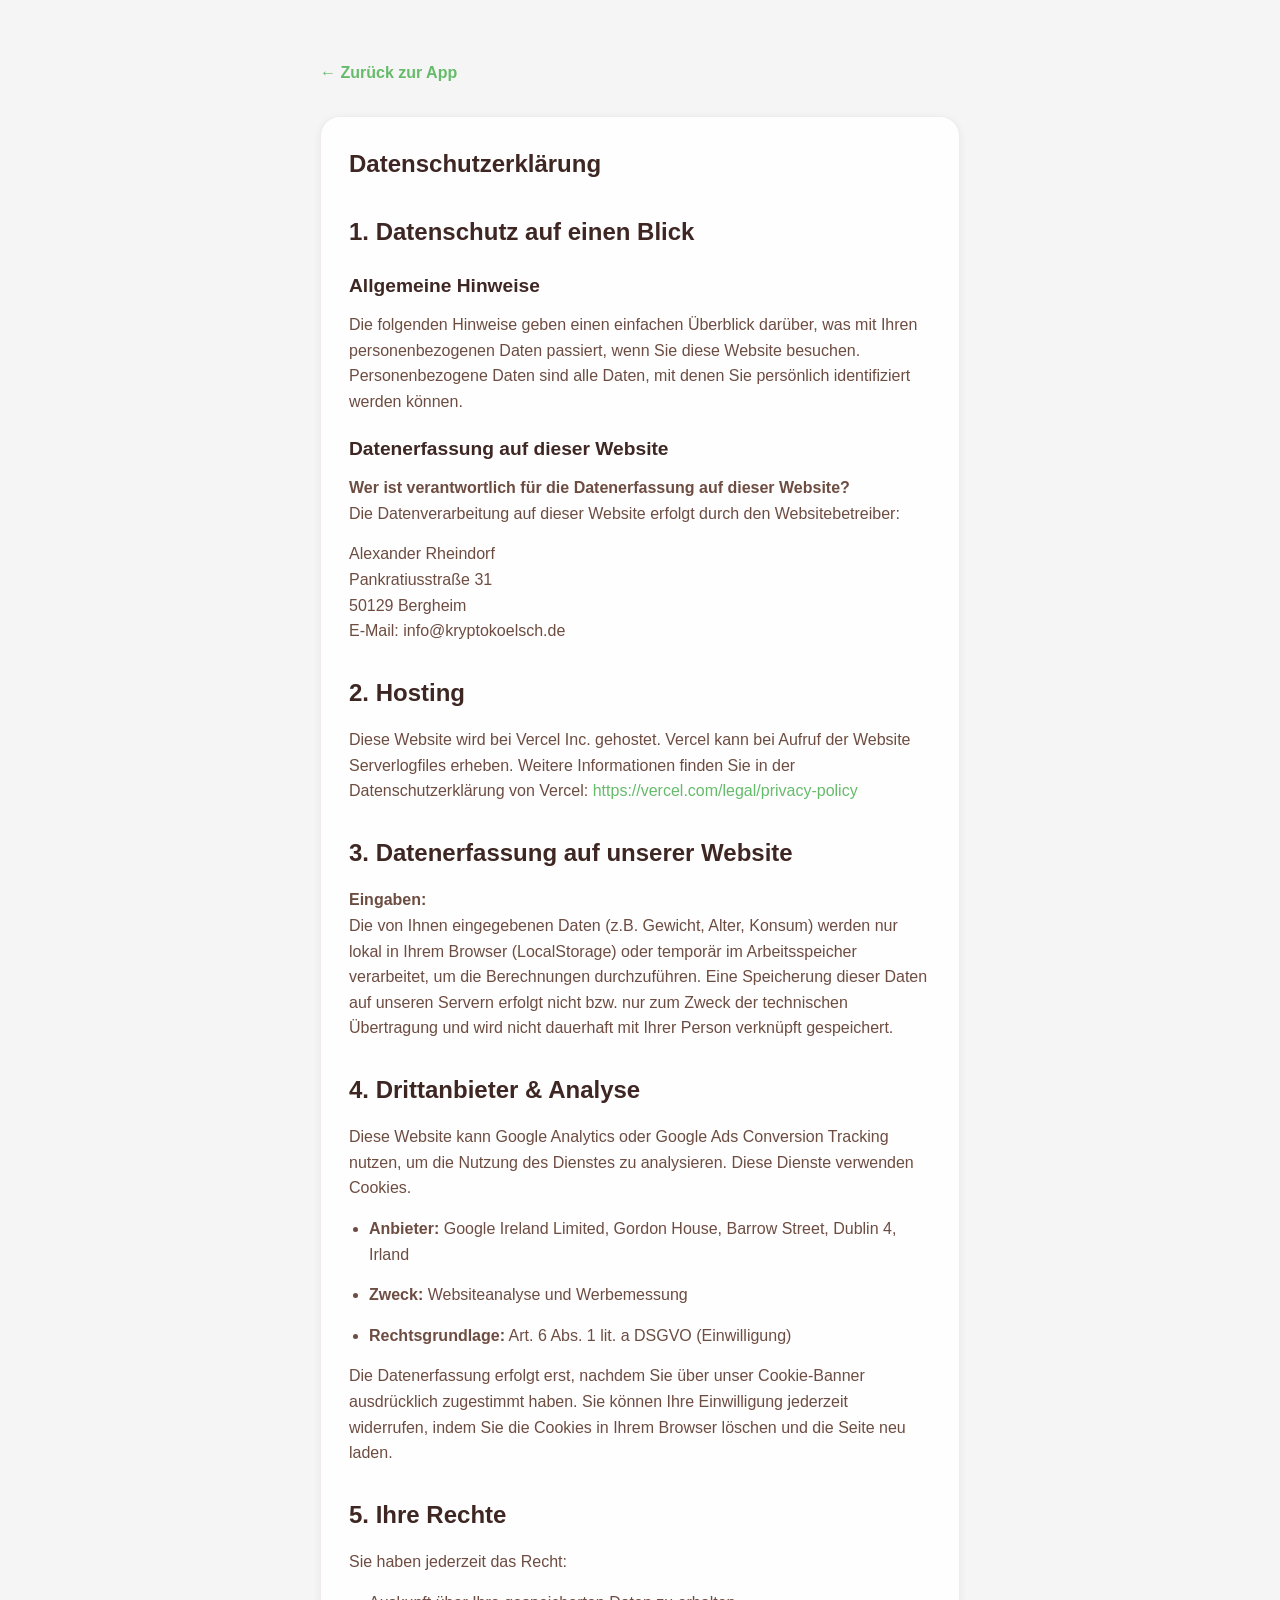
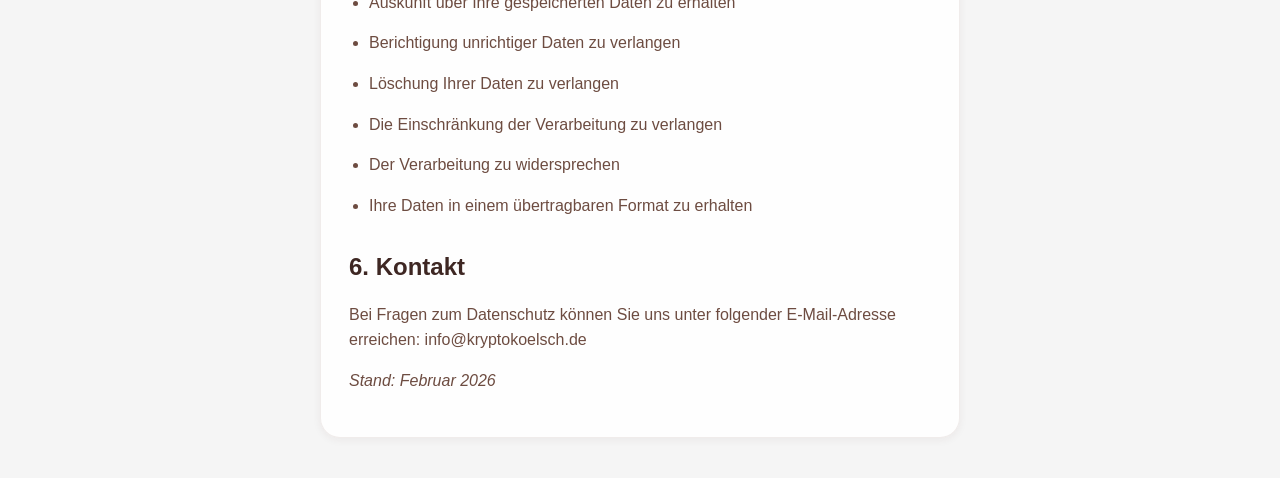
<file: datenschutz.html>
<!DOCTYPE html>
<html lang="de">

<head>
    <meta charset="UTF-8">
    <meta name="viewport" content="width=device-width, initial-scale=1.0">
    <meta http-equiv="Content-Security-Policy"
        content="default-src 'self' 'unsafe-inline' https://fonts.googleapis.com https://fonts.gstatic.com https://cdn.jsdelivr.net; img-src 'self' data:; object-src 'none';">
    <title>Datenschutzerklärung – CaffeineCrashout</title>
    <meta name="theme-color" content="#F5F5F5">
    <link rel="stylesheet" href="css/style.css">
    <link rel="preconnect" href="https://fonts.googleapis.com">
    <link rel="preconnect" href="https://fonts.gstatic.com" crossorigin>
    <link
        href="https://fonts.googleapis.com/css2?family=Inter:wght@300;400;500;600;700&family=Space+Grotesk:wght@400;500;600;700&display=swap"
        rel="stylesheet">
    <style>
        .legal-content h2 {
            margin-top: 30px;
            margin-bottom: 15px;
            font-size: 1.5rem;
            color: var(--text-primary);
        }

        .legal-content h3 {
            margin-top: 20px;
            margin-bottom: 10px;
            font-size: 1.2rem;
            color: var(--text-primary);
        }

        .legal-content p,
        .legal-content li {
            margin-bottom: 15px;
            color: var(--text-secondary);
            line-height: 1.6;
        }

        .legal-content a {
            color: var(--sage-dark);
            text-decoration: none;
        }

        .legal-content a:hover {
            text-decoration: underline;
        }

        .back-link {
            display: inline-block;
            margin-bottom: 30px;
            color: var(--sage-dark);
            text-decoration: none;
            font-weight: 600;
        }

        .back-link:hover {
            text-decoration: underline;
        }

        ul {
            padding-left: 20px;
            margin-bottom: 15px;
        }
    </style>
</head>

<body>
    <div class="container" style="padding-top: 60px;">
        <a href="index.html" class="back-link">← Zurück zur App</a>

        <div class="glass-card legal-content">
            <h1 class="section-title">Datenschutzerklärung</h1>

            <h2>1. Datenschutz auf einen Blick</h2>

            <h3>Allgemeine Hinweise</h3>
            <p>Die folgenden Hinweise geben einen einfachen Überblick darüber, was mit Ihren personenbezogenen Daten
                passiert, wenn Sie diese Website besuchen. Personenbezogene Daten sind alle Daten, mit denen Sie
                persönlich identifiziert werden können.</p>

            <h3>Datenerfassung auf dieser Website</h3>
            <p><strong>Wer ist verantwortlich für die Datenerfassung auf dieser Website?</strong><br>
                Die Datenverarbeitung auf dieser Website erfolgt durch den Websitebetreiber:</p>
            <p>Alexander Rheindorf<br>
                Pankratiusstraße 31<br>
                50129 Bergheim<br>
                E-Mail: info@kryptokoelsch.de</p>

            <h2>2. Hosting</h2>
            <p>Diese Website wird bei Vercel Inc. gehostet. Vercel kann bei Aufruf der Website Serverlogfiles erheben.
                Weitere Informationen finden Sie in der Datenschutzerklärung von Vercel: <a
                    href="https://vercel.com/legal/privacy-policy"
                    target="_blank">https://vercel.com/legal/privacy-policy</a></p>

            <h2>3. Datenerfassung auf unserer Website</h2>
            <p><strong>Eingaben:</strong><br>
                Die von Ihnen eingegebenen Daten (z.B. Gewicht, Alter, Konsum) werden nur lokal in Ihrem Browser
                (LocalStorage) oder temporär im Arbeitsspeicher verarbeitet, um die Berechnungen durchzuführen. Eine
                Speicherung dieser Daten auf unseren Servern erfolgt nicht bzw. nur zum Zweck der technischen
                Übertragung und wird nicht dauerhaft mit Ihrer Person verknüpft gespeichert.</p>

            <h2>4. Drittanbieter & Analyse</h2>
            <p>Diese Website kann Google Analytics oder Google Ads Conversion Tracking nutzen, um die Nutzung des
                Dienstes zu analysieren. Diese Dienste verwenden Cookies.</p>
            <ul>
                <li><strong>Anbieter:</strong> Google Ireland Limited, Gordon House, Barrow Street, Dublin 4, Irland
                </li>
                <li><strong>Zweck:</strong> Websiteanalyse und Werbemessung</li>
                <li><strong>Rechtsgrundlage:</strong> Art. 6 Abs. 1 lit. a DSGVO (Einwilligung)</li>
            </ul>
            <p>Die Datenerfassung erfolgt erst, nachdem Sie über unser Cookie-Banner ausdrücklich zugestimmt haben. Sie
                können Ihre Einwilligung jederzeit widerrufen, indem Sie die Cookies in Ihrem Browser löschen und die
                Seite neu laden.</p>

            <h2>5. Ihre Rechte</h2>
            <p>Sie haben jederzeit das Recht:</p>
            <ul>
                <li>Auskunft über Ihre gespeicherten Daten zu erhalten</li>
                <li>Berichtigung unrichtiger Daten zu verlangen</li>
                <li>Löschung Ihrer Daten zu verlangen</li>
                <li>Die Einschränkung der Verarbeitung zu verlangen</li>
                <li>Der Verarbeitung zu widersprechen</li>
                <li>Ihre Daten in einem übertragbaren Format zu erhalten</li>
            </ul>

            <h2>6. Kontakt</h2>
            <p>Bei Fragen zum Datenschutz können Sie uns unter folgender E-Mail-Adresse erreichen: info@kryptokoelsch.de
            </p>

            <p><em>Stand: Februar 2026</em></p>
        </div>
    </div>
</body>

</html>
</file>
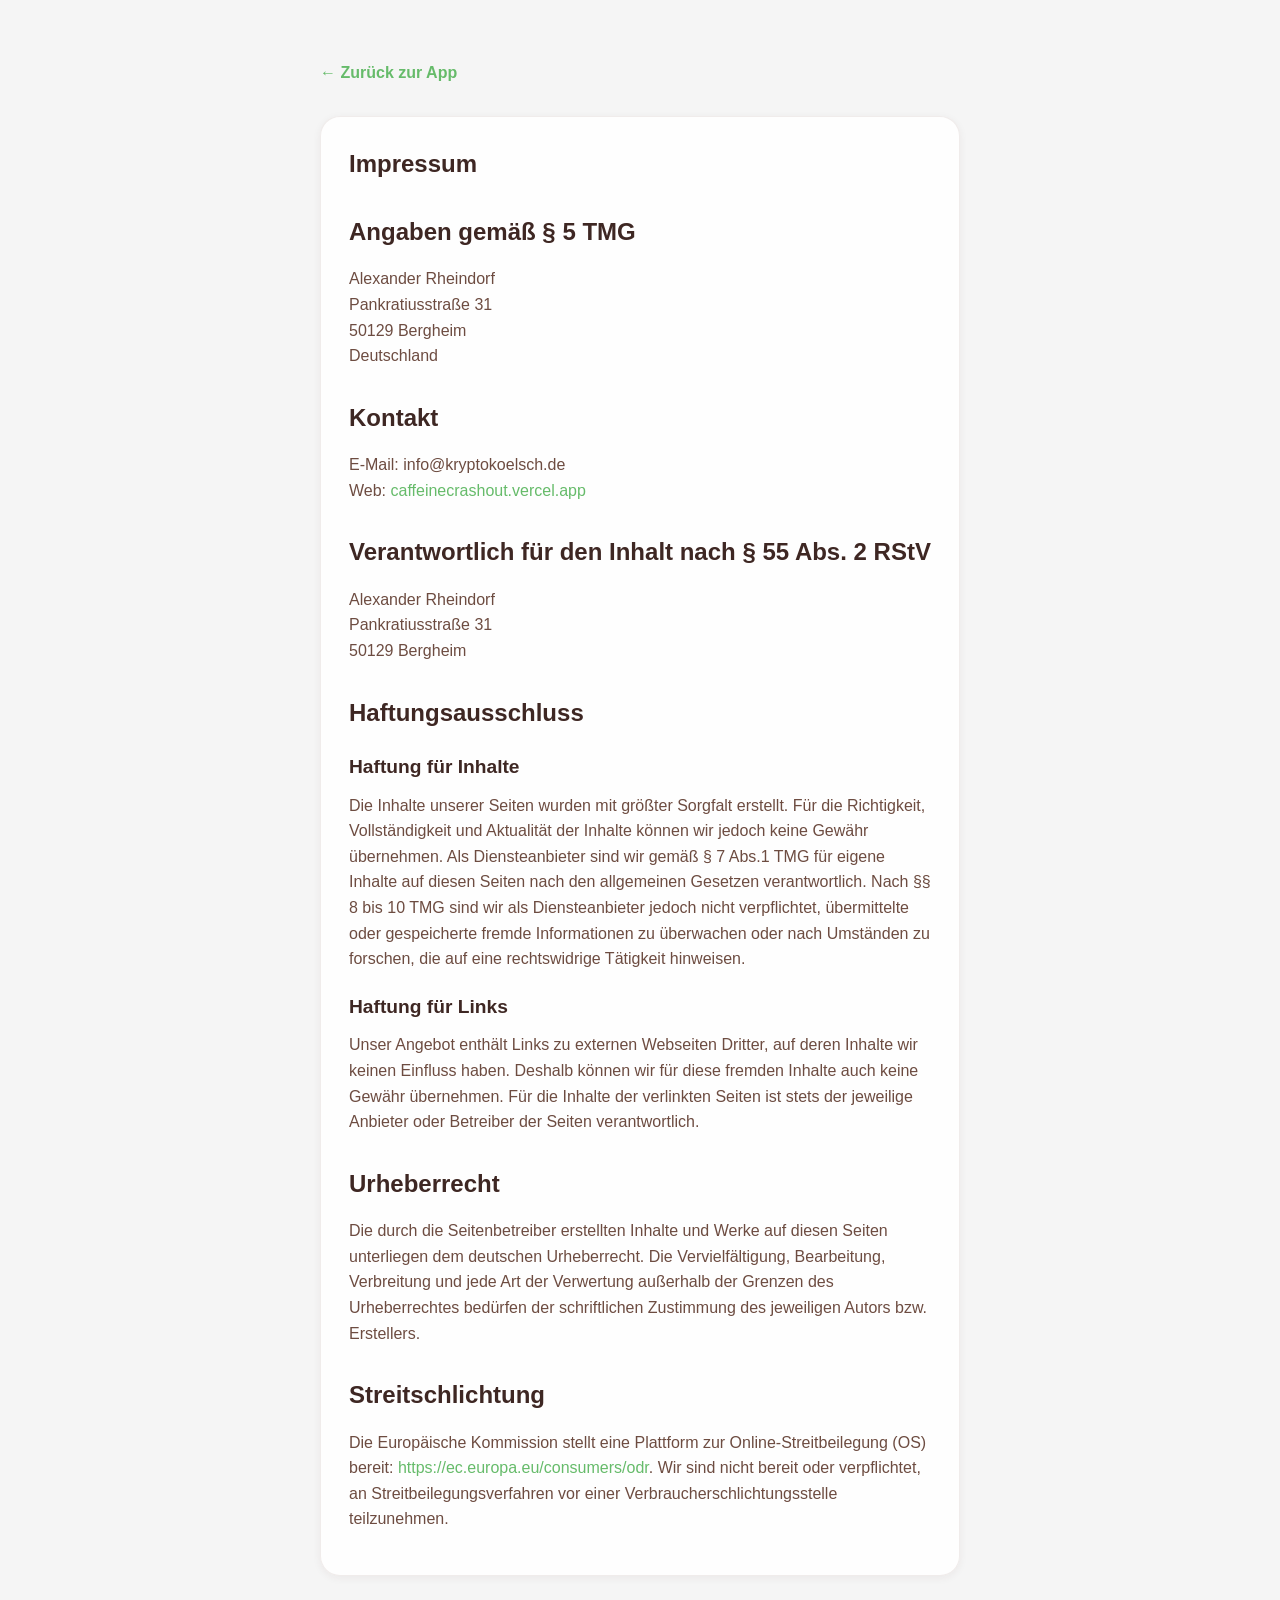
<file: impressum.html>
<!DOCTYPE html>
<html lang="de">

<head>
    <meta charset="UTF-8">
    <meta name="viewport" content="width=device-width, initial-scale=1.0">
    <meta http-equiv="Content-Security-Policy"
        content="default-src 'self' 'unsafe-inline' https://fonts.googleapis.com https://fonts.gstatic.com https://cdn.jsdelivr.net; img-src 'self' data:; object-src 'none';">
    <title>Impressum – CaffeineCrashout</title>
    <meta name="theme-color" content="#F5F5F5">
    <link rel="stylesheet" href="css/style.css">
    <link rel="preconnect" href="https://fonts.googleapis.com">
    <link rel="preconnect" href="https://fonts.gstatic.com" crossorigin>
    <link
        href="https://fonts.googleapis.com/css2?family=Inter:wght@300;400;500;600;700&family=Space+Grotesk:wght@400;500;600;700&display=swap"
        rel="stylesheet">
    <style>
        .legal-content h2 {
            margin-top: 30px;
            margin-bottom: 15px;
            font-size: 1.5rem;
            color: var(--text-primary);
        }

        .legal-content h3 {
            margin-top: 20px;
            margin-bottom: 10px;
            font-size: 1.2rem;
            color: var(--text-primary);
        }

        .legal-content p,
        .legal-content li {
            margin-bottom: 15px;
            color: var(--text-secondary);
            line-height: 1.6;
        }

        .legal-content a {
            color: var(--sage-dark);
            text-decoration: none;
        }

        .legal-content a:hover {
            text-decoration: underline;
        }

        .back-link {
            display: inline-block;
            margin-bottom: 30px;
            color: var(--sage-dark);
            text-decoration: none;
            font-weight: 600;
        }

        .back-link:hover {
            text-decoration: underline;
        }

        ul {
            padding-left: 20px;
            margin-bottom: 15px;
        }
    </style>
</head>

<body>
    <div class="container" style="padding-top: 60px;">
        <a href="index.html" class="back-link">← Zurück zur App</a>

        <div class="glass-card legal-content">
            <h1 class="section-title">Impressum</h1>

            <h2>Angaben gemäß § 5 TMG</h2>
            <p>Alexander Rheindorf<br>
                Pankratiusstraße 31<br>
                50129 Bergheim<br>
                Deutschland</p>

            <h2>Kontakt</h2>
            <p>E-Mail: info@kryptokoelsch.de<br>
                Web: <a href="https://caffeinecrashout.vercel.app">caffeinecrashout.vercel.app</a></p>

            <h2>Verantwortlich für den Inhalt nach § 55 Abs. 2 RStV</h2>
            <p>Alexander Rheindorf<br>
                Pankratiusstraße 31<br>
                50129 Bergheim</p>

            <h2>Haftungsausschluss</h2>

            <h3>Haftung für Inhalte</h3>
            <p>Die Inhalte unserer Seiten wurden mit größter Sorgfalt erstellt. Für die Richtigkeit, Vollständigkeit und
                Aktualität der Inhalte können wir jedoch keine Gewähr übernehmen. Als Diensteanbieter sind wir gemäß § 7
                Abs.1 TMG für eigene Inhalte auf diesen Seiten nach den allgemeinen Gesetzen verantwortlich. Nach §§ 8
                bis 10 TMG sind wir als Diensteanbieter jedoch nicht verpflichtet, übermittelte oder gespeicherte fremde
                Informationen zu überwachen oder nach Umständen zu forschen, die auf eine rechtswidrige Tätigkeit
                hinweisen.</p>

            <h3>Haftung für Links</h3>
            <p>Unser Angebot enthält Links zu externen Webseiten Dritter, auf deren Inhalte wir keinen Einfluss haben.
                Deshalb können wir für diese fremden Inhalte auch keine Gewähr übernehmen. Für die Inhalte der
                verlinkten Seiten ist stets der jeweilige Anbieter oder Betreiber der Seiten verantwortlich.</p>

            <h2>Urheberrecht</h2>
            <p>Die durch die Seitenbetreiber erstellten Inhalte und Werke auf diesen Seiten unterliegen dem deutschen
                Urheberrecht. Die Vervielfältigung, Bearbeitung, Verbreitung und jede Art der Verwertung außerhalb der
                Grenzen des Urheberrechtes bedürfen der schriftlichen Zustimmung des jeweiligen Autors bzw. Erstellers.
            </p>

            <h2>Streitschlichtung</h2>
            <p>Die Europäische Kommission stellt eine Plattform zur Online-Streitbeilegung (OS) bereit: <a
                    href="https://ec.europa.eu/consumers/odr" target="_blank">https://ec.europa.eu/consumers/odr</a>.
                Wir sind nicht bereit oder verpflichtet, an Streitbeilegungsverfahren vor einer
                Verbraucherschlichtungsstelle teilzunehmen.</p>
        </div>
    </div>
</body>

</html>
</file>
<file: css/style.css>
/* ===========================
   CaffeineCrashout – Styles
   Natural • Earthy • Light Theme
   =========================== */

@import url('https://fonts.googleapis.com/css2?family=Inter:wght@300;400;500;600;700;800;900&family=Space+Grotesk:wght@400;500;600;700&display=swap');

:root {
    /* ── Brand Colors ── */
    --sage: #81C784;
    --sage-dark: #66BB6A;
    --sage-light: #C8E6C9;
    --terracotta: #A1887F;
    --terracotta-light: #D7CCC8;
    --terracotta-dark: #8D6E63;
    --gold: #FFD54F;
    --gold-dark: #FFC107;
    --gold-light: #FFF8E1;

    /* ── Semantic Colors ── */
    --bg-primary: #F5F5F5;
    --bg-secondary: #FFFFFF;
    --bg-card: rgba(255, 255, 255, 0.85);
    --bg-card-hover: rgba(255, 255, 255, 0.95);
    --glass-border: rgba(161, 136, 127, 0.15);
    --text-primary: #3E2723;
    --text-secondary: #6D4C41;
    --text-muted: #A1887F;

    /* ── Risk Colors ── */
    --green: #66BB6A;
    --yellow: #FFC107;
    --orange: #FF8A65;
    --red: #E53935;

    /* ── Accent ── */
    --accent: #81C784;
    --accent-glow: rgba(129, 199, 132, 0.3);

    /* ── Layout ── */
    --radius-sm: 8px;
    --radius-md: 12px;
    --radius-lg: 20px;
    --radius-xl: 28px;
    --transition: all 0.3s cubic-bezier(0.16, 1, 0.3, 1);

    /* ── Shadows ── */
    --shadow-sm: 0 2px 8px rgba(62, 39, 35, 0.06);
    --shadow-md: 0 4px 20px rgba(62, 39, 35, 0.08);
    --shadow-lg: 0 8px 40px rgba(62, 39, 35, 0.1);
}

* {
    margin: 0;
    padding: 0;
    box-sizing: border-box;
}

html {
    scroll-behavior: smooth;
}

body {
    font-family: 'Inter', -apple-system, BlinkMacSystemFont, sans-serif;
    background: var(--bg-primary);
    color: var(--text-primary);
    min-height: 100vh;
    overflow-x: hidden;
    line-height: 1.6;
}

/* ===========================
   Particle Canvas
   =========================== */
#particleCanvas {
    position: fixed;
    top: 0;
    left: 0;
    width: 100%;
    height: 100%;
    z-index: 0;
    pointer-events: none;
}

/* ===========================
   Container
   =========================== */
.container {
    max-width: 680px;
    margin: 0 auto;
    padding: 20px;
    position: relative;
    z-index: 1;
}

/* ===========================
   Utility
   =========================== */
.hidden {
    display: none !important;
}

.fade-in {
    animation: fadeIn 0.6s cubic-bezier(0.16, 1, 0.3, 1) forwards;
}

@keyframes fadeIn {
    from {
        opacity: 0;
        transform: translateY(20px);
    }

    to {
        opacity: 1;
        transform: translateY(0);
    }
}

.shake {
    animation: shake 0.5s cubic-bezier(.36, .07, .19, .97) both;
    border-color: var(--red) !important;
}

@keyframes shake {

    10%,
    90% {
        transform: translate3d(-1px, 0, 0);
    }

    20%,
    80% {
        transform: translate3d(2px, 0, 0);
    }

    30%,
    50%,
    70% {
        transform: translate3d(-4px, 0, 0);
    }

    40%,
    60% {
        transform: translate3d(4px, 0, 0);
    }
}

/* ===========================
   Landing Section
   =========================== */
.landing {
    display: flex;
    flex-direction: column;
    align-items: center;
    justify-content: center;
    min-height: 100vh;
    text-align: center;
    padding: 40px 20px;
}

.landing-logo {
    font-size: 4.5rem;
    margin-bottom: 20px;
    animation: float 3s ease-in-out infinite;
    filter: drop-shadow(0 4px 12px rgba(129, 199, 132, 0.3));
}

@keyframes float {

    0%,
    100% {
        transform: translateY(0);
    }

    50% {
        transform: translateY(-10px);
    }
}

.landing h1 {
    font-family: 'Space Grotesk', sans-serif;
    font-size: clamp(2.2rem, 6vw, 3.5rem);
    font-weight: 800;
    line-height: 1.1;
    margin-bottom: 16px;
    background: linear-gradient(135deg, var(--terracotta-dark) 0%, var(--sage-dark) 50%, var(--gold-dark) 100%);
    -webkit-background-clip: text;
    -webkit-text-fill-color: transparent;
    background-clip: text;
}

.landing .subtitle {
    font-size: clamp(1rem, 3vw, 1.3rem);
    color: var(--text-secondary);
    margin-bottom: 40px;
    max-width: 480px;
}

.btn-cta {
    display: inline-flex;
    align-items: center;
    gap: 8px;
    padding: 16px 40px;
    font-size: 1.15rem;
    font-weight: 700;
    font-family: inherit;
    color: #FFFFFF;
    background: linear-gradient(135deg, var(--sage), var(--sage-dark));
    border: none;
    border-radius: 60px;
    cursor: pointer;
    transition: var(--transition);
    box-shadow: 0 4px 20px rgba(129, 199, 132, 0.35);
}

.btn-cta:hover {
    transform: translateY(-3px) scale(1.02);
    box-shadow: 0 8px 35px rgba(129, 199, 132, 0.5);
}

/* ===========================
   Glass Card
   =========================== */
.glass-card {
    background: var(--bg-card);
    backdrop-filter: blur(20px);
    -webkit-backdrop-filter: blur(20px);
    border: 1px solid var(--glass-border);
    border-radius: var(--radius-lg);
    padding: 28px;
    margin-bottom: 20px;
    box-shadow: var(--shadow-sm);
}

/* ===========================
   Section Headers
   =========================== */
.section-title {
    font-family: 'Space Grotesk', sans-serif;
    font-size: 1.5rem;
    font-weight: 700;
    margin-bottom: 24px;
    display: flex;
    align-items: center;
    gap: 10px;
    color: var(--text-primary);
}

/* ===========================
   Form Controls
   =========================== */
.form-group {
    margin-bottom: 20px;
}

.form-label {
    display: block;
    font-size: 0.85rem;
    font-weight: 600;
    color: var(--text-secondary);
    margin-bottom: 8px;
    text-transform: uppercase;
    letter-spacing: 0.5px;
}

.form-input {
    width: 100%;
    padding: 14px 18px;
    background: var(--bg-primary);
    border: 1.5px solid var(--terracotta-light);
    border-radius: var(--radius-md);
    color: var(--text-primary);
    font-family: inherit;
    font-size: 1rem;
    transition: var(--transition);
    outline: none;
}

.form-input:focus {
    border-color: var(--sage);
    box-shadow: 0 0 0 3px var(--accent-glow);
    background: #FFFFFF;
}

.form-input::placeholder {
    color: var(--text-muted);
}

/* Gender Radio Buttons */
.gender-group {
    display: flex;
    gap: 8px;
}

.gender-option {
    flex: 1;
}

.gender-option input[type="radio"] {
    display: none;
}

.gender-option label {
    display: block;
    text-align: center;
    padding: 12px 8px;
    background: var(--bg-primary);
    border: 1.5px solid var(--terracotta-light);
    border-radius: var(--radius-md);
    cursor: pointer;
    font-size: 0.9rem;
    font-weight: 500;
    color: var(--text-secondary);
    transition: var(--transition);
}

.gender-option input:checked+label {
    background: var(--sage-light);
    border-color: var(--sage);
    color: var(--text-primary);
    box-shadow: 0 2px 12px rgba(129, 199, 132, 0.2);
}

.gender-option label:hover {
    background: var(--terracotta-light);
}

/* ===========================
   Drink Selector
   =========================== */
.drink-divider {
    display: flex;
    align-items: center;
    gap: 12px;
    margin: 24px 0;
    color: var(--text-muted);
    font-size: 0.85rem;
}

.drink-divider::before,
.drink-divider::after {
    content: '';
    flex: 1;
    height: 1px;
    background: var(--terracotta-light);
}

.drink-grid {
    display: grid;
    grid-template-columns: repeat(3, 1fr);
    gap: 10px;
}

.drink-card {
    background: var(--bg-primary);
    border: 1.5px solid var(--terracotta-light);
    border-radius: var(--radius-md);
    padding: 12px 8px;
    text-align: center;
    transition: var(--transition);
    cursor: default;
}

.drink-card.active {
    border-color: var(--sage);
    background: var(--sage-light);
    box-shadow: 0 2px 12px rgba(129, 199, 132, 0.15);
}

.drink-emoji {
    font-size: 1.8rem;
    margin-bottom: 4px;
}

.drink-name {
    font-size: 0.7rem;
    font-weight: 500;
    color: var(--text-secondary);
    margin-bottom: 2px;
    white-space: nowrap;
    overflow: hidden;
    text-overflow: ellipsis;
}

.drink-mg {
    font-size: 0.65rem;
    color: var(--text-muted);
    margin-bottom: 8px;
}

.drink-counter {
    display: flex;
    align-items: center;
    justify-content: center;
    gap: 8px;
}

.drink-btn {
    width: 28px;
    height: 28px;
    border-radius: 50%;
    border: 1.5px solid var(--terracotta-light);
    background: #FFFFFF;
    color: var(--text-primary);
    font-size: 1rem;
    cursor: pointer;
    transition: var(--transition);
    display: flex;
    align-items: center;
    justify-content: center;
    line-height: 1;
    padding: 0;
    font-family: inherit;
}

.drink-btn:hover {
    background: var(--terracotta-light);
    transform: scale(1.1);
}

.drink-btn.plus:hover {
    border-color: var(--sage);
    color: var(--sage-dark);
    background: var(--sage-light);
}

.drink-btn.minus:hover {
    border-color: var(--red);
    color: var(--red);
}

.drink-count {
    font-size: 1rem;
    font-weight: 700;
    min-width: 20px;
    text-align: center;
    color: var(--text-primary);
}

/* ===========================
   Calculate Button
   =========================== */
.btn-calculate {
    width: 100%;
    padding: 16px;
    margin-top: 12px;
    font-size: 1.1rem;
    font-weight: 700;
    font-family: inherit;
    color: #FFFFFF;
    background: linear-gradient(135deg, var(--sage), var(--sage-dark));
    border: none;
    border-radius: var(--radius-lg);
    cursor: pointer;
    transition: var(--transition);
    box-shadow: 0 4px 20px rgba(129, 199, 132, 0.3);
}

.btn-calculate:hover {
    transform: translateY(-2px);
    box-shadow: 0 8px 30px rgba(129, 199, 132, 0.45);
}

.btn-calculate:active {
    transform: translateY(0);
}

/* ===========================
   Result Section
   =========================== */
.result-section {
    padding-top: 40px;
    padding-bottom: 60px;
}

.result-header {
    text-align: center;
    margin-bottom: 32px;
}

.result-header h2 {
    font-family: 'Space Grotesk', sans-serif;
    font-size: clamp(1.8rem, 5vw, 2.4rem);
    font-weight: 800;
    margin-bottom: 8px;
    color: var(--text-primary);
}

/* Badge */
.badge {
    display: inline-block;
    padding: 8px 20px;
    border-radius: 60px;
    font-size: 1.1rem;
    font-weight: 700;
    margin-bottom: 20px;
    animation: badgePop 0.5s cubic-bezier(0.16, 1, 0.3, 1) 0.3s both;
}

@keyframes badgePop {
    from {
        transform: scale(0);
        opacity: 0;
    }

    to {
        transform: scale(1);
        opacity: 1;
    }
}

.badge-low {
    background: var(--sage-light);
    color: #2E7D32;
    border: 1px solid var(--sage);
}

.badge-moderate {
    background: var(--gold-light);
    color: #F57F17;
    border: 1px solid var(--gold);
}

.badge-high {
    background: #FFF3E0;
    color: #E64A19;
    border: 1px solid var(--orange);
}

.badge-extreme {
    background: #FFEBEE;
    color: var(--red);
    border: 1px solid var(--red);
    animation: badgePop 0.5s cubic-bezier(0.16, 1, 0.3, 1) 0.3s both,
        dangerPulse 1.5s ease-in-out infinite 0.8s;
}

@keyframes dangerPulse {

    0%,
    100% {
        box-shadow: 0 0 8px rgba(229, 57, 53, 0.15);
    }

    50% {
        box-shadow: 0 0 20px rgba(229, 57, 53, 0.3);
    }
}

/* Risk Gauge */
.gauge-container {
    margin: 20px 0 24px;
}

.gauge-track {
    width: 100%;
    height: 12px;
    background: var(--terracotta-light);
    border-radius: 20px;
    overflow: hidden;
    position: relative;
}

.gauge-fill {
    height: 100%;
    width: 0;
    border-radius: 20px;
    transition: width 1.2s cubic-bezier(0.16, 1, 0.3, 1);
    background: var(--gauge-color, var(--sage));
    box-shadow: 0 0 10px var(--gauge-color, var(--sage));
}

.gauge-labels {
    display: flex;
    justify-content: space-between;
    margin-top: 8px;
}

.gauge-label {
    font-size: 0.7rem;
    color: var(--text-muted);
    font-weight: 500;
}

/* Risk description */
.risk-label {
    font-family: 'Space Grotesk', sans-serif;
    font-size: 1.5rem;
    font-weight: 700;
    margin-bottom: 4px;
    color: var(--text-primary);
}

.risk-desc {
    font-size: 1rem;
    color: var(--text-secondary);
}

/* Stats Grid */
.stats-grid {
    display: grid;
    grid-template-columns: repeat(2, 1fr);
    gap: 12px;
    margin: 20px 0;
}

.stat-card {
    background: var(--bg-card);
    border: 1px solid var(--glass-border);
    border-radius: var(--radius-md);
    padding: 16px;
    text-align: center;
    box-shadow: var(--shadow-sm);
}

.stat-value {
    font-family: 'Space Grotesk', sans-serif;
    font-size: 1.5rem;
    font-weight: 700;
    color: var(--sage-dark);
}

.stat-label {
    font-size: 0.75rem;
    color: var(--text-muted);
    margin-top: 4px;
    text-transform: uppercase;
    letter-spacing: 0.5px;
}

/* Comparison */
.comparison-text {
    text-align: center;
    font-size: 1rem;
    color: var(--text-secondary);
    padding: 16px;
    background: var(--gold-light);
    border-radius: var(--radius-md);
    border-left: 3px solid var(--gold-dark);
}

/* ===========================
   Effects
   =========================== */
.effects-section {
    margin-top: 8px;
}

.effects-title {
    font-size: 0.85rem;
    font-weight: 600;
    color: var(--text-secondary);
    text-transform: uppercase;
    letter-spacing: 0.5px;
    margin-bottom: 10px;
}

.effects-grid {
    display: flex;
    flex-wrap: wrap;
    gap: 8px;
}

.effect-tag {
    padding: 6px 14px;
    border-radius: 20px;
    font-size: 0.8rem;
    font-weight: 500;
}

.effect-short {
    background: var(--gold-light);
    border: 1px solid rgba(255, 193, 7, 0.3);
    color: #F57F17;
}

.effect-long {
    background: #FFEBEE;
    border: 1px solid rgba(229, 57, 53, 0.2);
    color: var(--red);
}

.effect-none {
    background: var(--sage-light);
    border: 1px solid rgba(102, 187, 106, 0.3);
    color: #2E7D32;
}

/* ===========================
   Timeline Chart
   =========================== */
.chart-container {
    height: 250px;
    margin: 16px 0;
}

/* ===========================
   Fun Facts
   =========================== */
.fun-fact {
    display: flex;
    align-items: flex-start;
    gap: 12px;
    padding: 16px;
    background: var(--gold-light);
    border: 1px solid rgba(255, 213, 79, 0.3);
    border-radius: var(--radius-md);
    color: var(--text-secondary);
    font-size: 0.9rem;
    line-height: 1.5;
}

.fun-fact-icon {
    font-size: 1.4rem;
    flex-shrink: 0;
}

/* ===========================
   Coffein Wrapped
   =========================== */
.wrapped-section {
    text-align: center;
}

.wrapped-desc {
    font-size: 0.95rem;
    color: var(--text-secondary);
    margin-bottom: 20px;
    line-height: 1.5;
}

.btn-wrapped {
    width: 100%;
    padding: 18px 24px;
    font-size: 1.15rem;
    font-weight: 700;
    font-family: inherit;
    color: #FFFFFF;
    background: linear-gradient(135deg, var(--sage), var(--gold-dark), var(--terracotta));
    background-size: 200% 200%;
    animation: gradientShift 4s ease-in-out infinite;
    border: none;
    border-radius: var(--radius-lg);
    cursor: pointer;
    transition: var(--transition);
    box-shadow: 0 4px 24px rgba(129, 199, 132, 0.3);
}

@keyframes gradientShift {

    0%,
    100% {
        background-position: 0% 50%;
    }

    50% {
        background-position: 100% 50%;
    }
}

.btn-wrapped:hover {
    transform: translateY(-3px) scale(1.02);
    box-shadow: 0 8px 35px rgba(129, 199, 132, 0.5);
}

.btn-wrapped:active {
    transform: translateY(0) scale(0.98);
}

.wrapped-hint {
    font-size: 0.75rem;
    color: var(--text-muted);
    margin-top: 12px;
    letter-spacing: 0.3px;
}

/* ===========================
   New Analysis Button
   =========================== */
.btn-new {
    width: 100%;
    padding: 14px;
    margin-top: 8px;
    font-size: 1rem;
    font-weight: 600;
    font-family: inherit;
    color: var(--text-secondary);
    background: var(--bg-card);
    border: 1.5px solid var(--terracotta-light);
    border-radius: var(--radius-lg);
    cursor: pointer;
    transition: var(--transition);
}

.btn-new:hover {
    background: #FFFFFF;
    color: var(--text-primary);
    box-shadow: var(--shadow-sm);
}

/* ===========================
   Footer
   =========================== */
.footer {
    text-align: center;
    padding: 40px 20px;
    color: var(--text-muted);
    font-size: 0.8rem;
}

.footer-links {
    margin: 12px 0;
    font-size: 0.85rem;
}

.footer-links a {
    color: var(--text-secondary);
    text-decoration: none;
    transition: var(--transition);
    border-bottom: 1px dotted transparent;
}

.footer-links a:hover {
    color: var(--sage-dark);
    border-bottom-color: var(--sage-dark);
}

.separator {
    margin: 0 8px;
    color: var(--terracotta-light);
    opacity: 0.7;
}

.footer .made-with {
    margin-top: 16px;
    font-size: 0.8rem;
    line-height: 1.6;
}

.footer .made-with a {
    color: var(--text-primary);
    text-decoration: none;
    font-weight: 600;
    border-bottom: 1px solid var(--gold);
    transition: var(--transition);
}

.footer .made-with a:hover {
    background: var(--gold-light);
    color: var(--text-primary);
    border-bottom-color: transparent;
}

/* ===========================
   Responsive
   =========================== */
@media (max-width: 600px) {
    .container {
        padding: 12px;
    }

    .glass-card {
        padding: 20px 16px;
    }

    .drink-grid {
        grid-template-columns: repeat(3, 1fr);
        gap: 8px;
    }

    .stats-grid {
        grid-template-columns: repeat(2, 1fr);
    }

    .share-grid {
        grid-template-columns: 1fr 1fr;
    }

    .landing h1 {
        font-size: 2rem;
    }
}

@media (min-width: 601px) {
    .drink-grid {
        grid-template-columns: repeat(3, 1fr);
    }
}

/* ── Language Switcher ── */
.language-switcher {
    display: flex;
    justify-content: center;
    gap: 12px;
    margin-bottom: 24px;
}

.lang-btn {
    background: rgba(255, 255, 255, 0.5);
    border: 1px solid rgba(0, 0, 0, 0.05);
    border-radius: 50%;
    width: 40px;
    height: 40px;
    font-size: 20px;
    cursor: pointer;
    transition: all 0.2s ease;
    display: flex;
    align-items: center;
    justify-content: center;
}

.lang-btn:hover {
    background: #FFFFFF;
    transform: translateY(-2px);
    box-shadow: 0 4px 12px rgba(0, 0, 0, 0.1);
}

.lang-btn.active {
    background: #FFFFFF;
    border-color: #6D4C41;
    transform: scale(1.1);
    box-shadow: 0 4px 12px rgba(0, 0, 0, 0.1);
}

/* ── Inline Preview ── */
.wrapped-preview {
    margin-top: 40px;
    padding: 30px;
    background: var(--bg-card);
    border-radius: var(--radius-lg);
    box-shadow: var(--shadow-md);
    border: 1px solid var(--terracotta-light);
    text-align: center;
    animation: slideUp 0.5s ease-out;
}

.wrapped-preview.hidden {
    display: none;
}

.wrapped-preview h3 {
    font-family: 'Space Grotesk', sans-serif;
    color: var(--text-primary);
    margin-bottom: 20px;
}

.wrapped-preview img {
    max-width: 100%;
    height: auto;
    border-radius: 12px;
    box-shadow: var(--shadow-sm);
    margin-bottom: 20px;
    max-height: 70vh;
    /* Limit height */
    object-fit: contain;
}

.preview-actions {
    display: flex;
    justify-content: center;
    gap: 16px;
    flex-wrap: wrap;
}

.btn-secondary {
    background: transparent;
    border: 2px solid var(--text-muted);
    color: var(--text-muted);
    padding: 12px 24px;
    border-radius: var(--radius-md);
    font-weight: 600;
    cursor: pointer;
    transition: var(--transition);
}

.btn-secondary:hover {
    background: var(--bg-primary);
    color: var(--text-primary);
    border-color: var(--text-primary);
}

@keyframes slideUp {
    from {
        opacity: 0;
        transform: translateY(20px);
    }

    to {
        opacity: 1;
        transform: translateY(0);
    }
}
</file>
